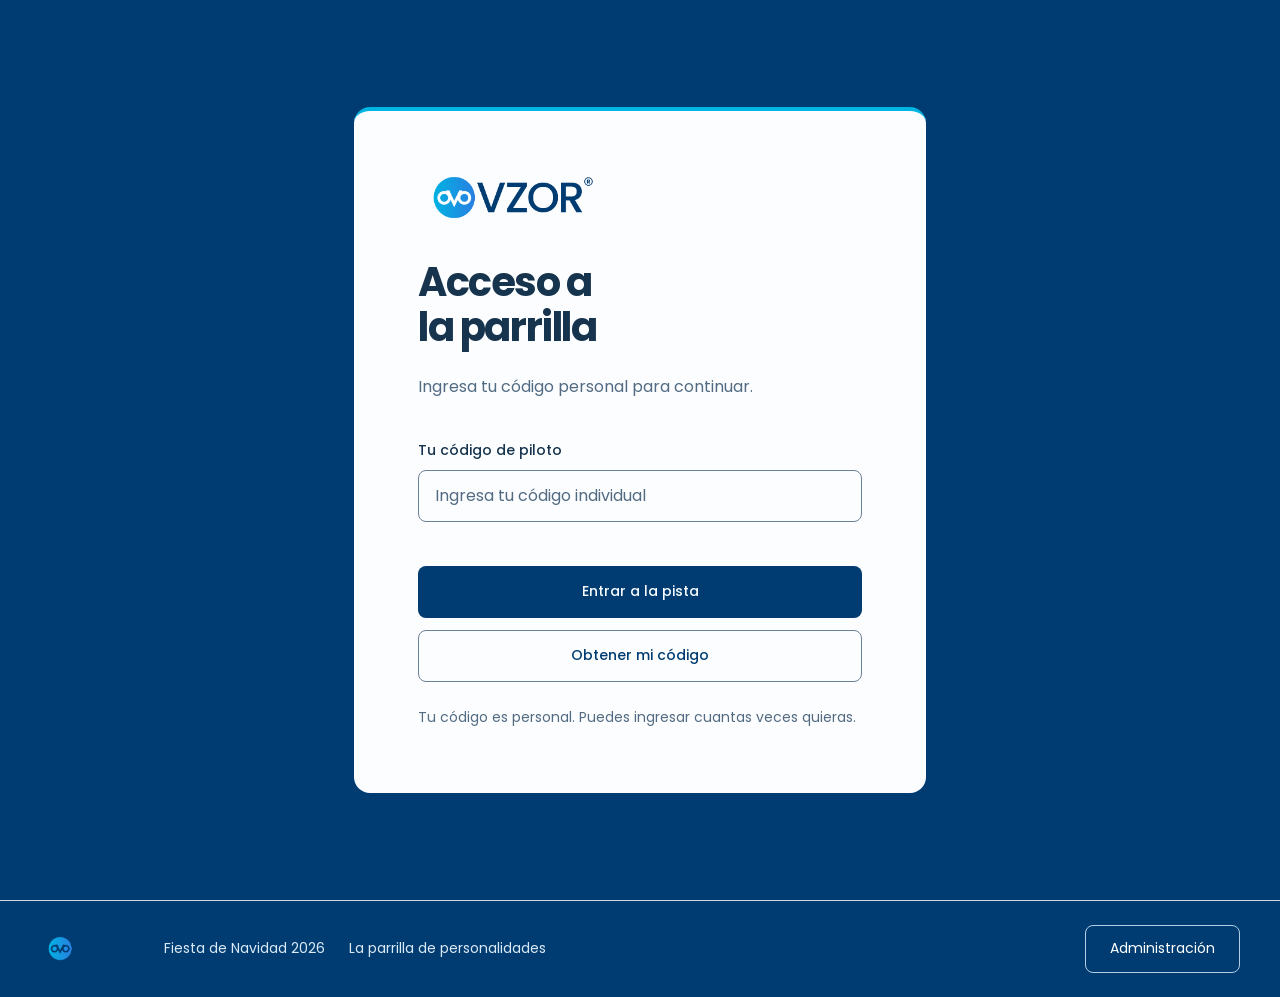
<file: index.html>
<!doctype html>
<html lang="es">
<head>
<meta charset="utf-8"><meta name="viewport" content="width=device-width,initial-scale=1">
<title>VZOR® Karting Cup 2026</title>
<link rel="stylesheet" href="styles.css">
<meta name="description" content="Acceso personal a VZOR® Karting Cup 2026.">
<link rel="icon" href="assets/brand/vzor-symbol.png">
</head>
<body class="pre-auth">
<header><div class="header-inner"><img class="header-logo" src="assets/brand/vzor-light.png" width="1200" height="301" alt="VZOR"><button class="btn header-logout" onclick="logout()">Cerrar sesión</button></div></header>
<nav aria-label="Navegación"><div class="nav-title"><h1>Karting Cup 2026</h1><span>La parrilla se define antes de la carrera</span></div><button id="tab-access" onclick="show('access')">Inicio</button><button id="tab-vote" onclick="show('vote')">Mi papeleta</button></nav>
<main><section id="access"><noscript><div class="noscript"><img src="assets/brand/vzor-color.png" alt="VZOR" width="180"><h2>Acceso a la parrilla</h2><p>Activa JavaScript para ingresar con tu código personal.</p></div></noscript></section><section id="vote" class="hidden"></section><section id="results" class="hidden"></section></main>
<div id="modal-root"></div><div id="invitation-root"></div><div class="foot"><img src="assets/brand/vzor-color.png" alt="VZOR" width="1200" height="301"><span>Fiesta de Navidad 2026</span><span>La parrilla de personalidades</span><button id="tab-results" onclick="show('results')">Administración</button></div>
<script src="code-request.js"></script>
<script src="admin-mail.js"></script>
<script>
'use strict';
// Configurar solo la URL PUBLICA de la Edge Function. NUNCA insertar claves secretas aqui.
const API_URL='https://qunaajvvtkuamgwmwnjw.supabase.co/functions/v1/kart-api';
let PARTICIPANTS=['Marcelo Ravilet','Nelson Aviles','Victor Lucero','Alfredo Aguirre','Claritza Tocuyo','Eric Aparicio','Francisco Tosso','Francisco Reyes','Jeremy Leiva','Daniel Cortez','Diego Inostroza','Matías Yáñez','Felipe Tapia','Luis Martínez','Félix Purves','Matías Hurtado','Erwin Chávez','Jorge Sepúlveda','Marcelo Rubilar'];
const CHARACTERS=[
['Mario','','mario.png','Acepta todos los desafíos antes de preguntar de qué se tratan.'],
['Luigi','','luigi.png','Prefiere pasar desapercibido, pero siempre termina salvando el día.'],
['Bowser','','bowser.png','Tiene una opinión fuerte sobre todo. Su presencia nunca pasa inadvertida.'],
['Peach','','peach.png','Sonríe incluso cuando todo alrededor parece estar incendiándose.'],
['Yoshi','','yoshi.png','Siempre dice que sí. Termina ayudando hasta cuando nadie se lo pide.'],
['Donkey Kong','','donkey-kong.png','Si algo no funciona, prueba con un poquito más de fuerza.'],
['Toad','','toad.png','Habla rápido, camina rápido y siempre parece estar llegando tarde.'],
['Wario','','wario.png','Compite hasta para elegir el almuerzo. Jamás olvida una victoria.'],
['Waluigi','','waluigi.png','Tiene una ironía preparada para cada ocasión. Él ya lo había advertido.'],
['Rosalina','','rosalina.png','Parece vivir tres pasos adelante. Nadie sabe qué está pensando.'],
['Koopa Troopa','','koopa-troopa.png','Va a su propio ritmo y, misteriosamente, siempre llega.'],
['Bowser Jr.','','bowser-jr.png','No puede ver un botón sin apretarlo. Todo empieza con «¿y si probamos…?».'],
['Daisy','','daisy.png','Tiene tanta energía que es imposible no notar su llegada.'],
['Shy Guy','','shy-guy.png','Habla poco y observa mucho. Probablemente sabe más de lo que cuenta.'],
['King Boo','','king-boo.png','Desaparece cuando lo buscan y aparece cuando menos lo esperan.'],
['Toadette','','toadette.png','Sabe dónde está hasta ese archivo que perdiste hace seis meses.'],
['Diddy Kong','','diddy-kong.png','No puede estar quieto. Cuando termina algo, ya empezó cuatro cosas más.'],
['Dry Bones','','dry-bones.png','Sobrevivió a tantas crisis que ya nada lo sorprende. Siempre vuelve.'],
['Funky Kong','','funky-kong.png','Siempre anda relajado, como si estuviera de vacaciones. Incluso en plena crisis parece que se está divirtiendo.'],
['Birdo','','birdo.png','Le encanta ser el centro de atención. Hasta para contar algo sencillo necesita una audiencia.'],
['Kamek','','kamek.png','Siempre tiene un truco bajo la manga. Nadie sabe cómo lo hizo, pero el problema desapareció.'],
['Petey Piranha','','petey-piranha.png','Ocupa todo el espacio disponible. Incluso intentando pasar desapercibido, es imposible.'],
['Wiggler','','wiggler.png','Es la persona más tranquila del mundo... hasta que alguien le cambia los planes.'],
['Pauline','','pauline.png','Tiene carisma de sobra. Puede transformar cualquier conversación en un espectáculo.'],
['Peachette','','peachette.png','Se adapta a cualquier situación. Cambia de plan y actúa como si siempre hubiera sido la idea original.']
];

const MAX_UPDATES=3;
let currentUser=null,code='',state=null,draft={},editing=false,admin=false,adminKey='',adminEmail='',finalData=null,modalPerson=null,priorFocus=null;
function syncParticipants(data){if(Array.isArray(data?.participants)&&data.participants.length===19&&data.participants.every(x=>typeof x==='string'&&x.trim()))PARTICIPANTS=data.participants.slice()}
function updateLimit(){return state?.record?.max_updates ?? MAX_UPDATES}
function esc(s){return String(s).replace(/[&<>"']/g,x=>({'&':'&amp;','<':'&lt;','>':'&gt;','"':'&quot;',"'":'&#39;'}[x]))}
function art(index){const c=CHARACTERS[index];return `<img src="assets/characters/${c[2]}" alt="${esc(c[0])}" onerror="this.style.display='none';this.nextElementSibling.style.display='block'"><span style="display:none">${esc(c[0])}</span>`}
async function api(action,payload={}){
 if(API_URL.startsWith('PEGAR_'))throw Error('Falta configurar API_URL en index.html para conectar Supabase.');
 const controller=new AbortController();const timeout=setTimeout(()=>controller.abort(),15000);
 try{const r=await fetch(API_URL,{method:'POST',headers:{'Content-Type':'application/json'},body:JSON.stringify({action,...payload}),signal:controller.signal});let value=await r.json().catch(()=>({error:'Respuesta no válida del servidor'}));if(!r.ok||value.error)throw Error(value.error||'No se pudo procesar la solicitud');return value}finally{clearTimeout(timeout)}
}
function show(page){
 if(page==='results'&&!admin){openAdminAccess();return}
 // La papeleta requiere sesión de participante; administración tiene su propio acceso.
 if(currentUser===null && page==='vote')page='access';
 closeModal();
 document.body.classList.toggle('pre-auth',currentUser===null);
 document.body.classList.toggle('admin-access-page',currentUser===null&&page==='results');
 for(const id of ['access','vote','results']){
  document.getElementById(id).classList.toggle('hidden',id!==page);
  document.getElementById('tab-'+id).setAttribute('aria-current',id===page?'page':'false');
 }
 ({access:renderAccess,vote:renderVote,results:renderResults})[page]();
}
function eventBriefing(){return `
<div class="access-hero"><div class="briefing-copy">
<h2>Antes de encender los motores… hay que descubrir quién es quién.</h2>
<p class="access-lead">Este 18 de diciembre, VZOR® cambia las reuniones por una pista de karting. Antes de la largada tenemos una misión: darle a cada VZORIANO su personaje para la Karting Cup.</p>
<div class="buttonline"><button class="btn" onclick="show('vote')">Ir a mi papeleta</button></div><p class="muted">¿Quién tiene alma de Bowser? ¿Quién vive tan relajado como Funky Kong? ¿Y quién sorprende a todos como Luigi? Tú decides cómo se arma nuestra parrilla.</p>
<div class="event-facts"><div class="event-fact"><small>Cuándo</small><strong><a href="https://calendar.google.com/calendar/render?action=TEMPLATE&text=VZOR%C2%AE+Karting+Cup+2026&dates=20261218T103000%2F20261218T160000&ctz=America%2FSantiago&location=GoKarts.cl%2C+Calle+Valenzuela+Puelma+9500%2C+Santiago&details=VZOR%C2%AE+Karting+Cup+2026.+Ubicaci%C3%B3n%3A+https%3A%2F%2Fwww.google.com%2Fmaps%2Fplace%2FGoKarts%2F%40-33.4314691%2C-70.5320792%2C17z%2Fdata%3D%213m1%214b1%214m6%213m5%211s0x9662ce7927d0ae45%3A0x6ecd0b5e815d4aa2%218m2%213d-33.4314736%214d-70.5295043%2116s%252Fg%252F11ckx_bjnd%215m1%211e4%3Fentry%3Dttu" target="_blank" rel="noopener">Viernes 18 de diciembre</a></strong><small>2026, 10:30 a 16:00 hrs</small></div><div class="event-fact"><small>Dónde</small><strong>GoKarts.cl</strong><small><a href="https://www.google.com/maps/place/GoKarts/@-33.4314691,-70.5320792,17z/data=!3m1!4b1!4m6!3m5!1s0x9662ce7927d0ae45:0x6ecd0b5e815d4aa2!8m2!3d-33.4314736!4d-70.5295043!16s%2Fg%2F11ckx_bjnd!5m1!1e4?entry=ttu" target="_blank" rel="noopener">Calle Valenzuela Puelma 9500, Santiago</a></small></div></div>
<button type="button" class="access-poster-button" onclick="showInvitation()">Ver invitación del evento</button></div><picture class="briefing-picture"><img class="briefing-art" src="assets/karting-vzor-pasto-horizontal.png" alt="Vista cenital de una curva de karting con el isotipo VZOR formado en el pasto" width="1536" height="1024"></picture></div>
<h3 class="briefing-title">Instrucciones para pilotos</h3>
<ol class="access-steps"><li><span><b>Ya ingresaste con tu código personal.</b> Puedes volver cada vez que quieras.</span></li>
<li><span><b>Elige a un compañero.</b> Se abrirá un modal con 25 personajes; no podrás asignarte uno a ti mismo.</span></li>
<li><span><b>Arma tu parrilla.</b> Asigna 18 personajes diferentes. Los ocupados quedan atenuados dentro del modal.</span></li>
<li><span><b>Vuelve cuando quieras.</b> Consulta tu Top 3 personal y modifica tu papeleta hasta tres veces tras el envío inicial.</span></li></ol>`}
function renderAccess(){
 const node=document.getElementById('access');
 if(currentUser!==null){
  node.innerHTML=eventBriefing();
  return;
 }
 node.innerHTML=`<div class="panel access-login"><img class="access-logo" src="assets/brand/vzor-color.png" alt="VZOR" width="1200" height="301"><h2>Acceso a la parrilla</h2>
 <p class="muted">Ingresa tu código personal para continuar.</p>
 <label for="code">Tu código de piloto</label>
 <input id="code" class="field" autocomplete="off" placeholder="Ingresa tu código individual" aria-describedby="access-error" aria-required="true" onkeydown="if(event.key==='Enter')login()">
 <div id="access-error" class="error" aria-live="polite"></div>
 <button class="btn" id="login-button" onclick="login()">Entrar a la pista</button>
 <p class="input-help">Tu código es personal. Puedes ingresar cuantas veces quieras.</p></div>`;
}
async function login(){const input=document.getElementById('code'),button=document.getElementById('login-button'),error=document.getElementById('access-error');error.textContent='';input.removeAttribute('aria-invalid');const submitted=input.value.trim();if(!submitted)return error.textContent='Ingresa tu código individual.';button.disabled=true;button.setAttribute('aria-busy','true');button.textContent='Validando código…';try{const data=await api('login',{code:submitted});code=submitted;syncParticipants(data);state=data;currentUser=data.participant;draft={};editing=!data.record;show('access')}catch(e){error.textContent=e.message;input.setAttribute('aria-invalid','true')}finally{button.disabled=false;button.removeAttribute('aria-busy');button.textContent='Entrar a la pista'}}
function showInvitation(){if(currentUser===null)return;document.getElementById('invitation-root').innerHTML=`<div class="access-invite-dialog" onclick="if(event.target===this)hideInvitation()"><div class="invite-wrap" role="dialog" aria-modal="true" aria-label="Invitación del evento"><button class="btn secondary invite-close" onclick="hideInvitation()"> Cerrar</button><img class="access-invite" src="assets/invitacion-navidad-vzor-2026.png" alt="Invitación Navidad VZOR 2026"></div></div>`}
function hideInvitation(){document.getElementById('invitation-root').innerHTML=''}
function colleagues(){return PARTICIPANTS.map((name,id)=>({name,id})).filter(p=>p.id!==currentUser)}
function isComplete(values){const pairs=Object.entries(values);const valid=new Set(colleagues().map(p=>String(p.id)));return pairs.length===18&&pairs.every(([p,c])=>valid.has(p)&&Number.isInteger(c)&&c>=0&&c<25)&&new Set(pairs.map(([,c])=>c)).size===18}
function provisionalPanel(){const p=state?.provisional;if(!p)return `<section class="panel provisional-panel" id="own-provisional"><h3>Tu personaje provisional</h3><p class="muted">Todavía no hay una asignación disponible. Actualiza cuando haya papeletas registradas.</p></section>`;return `<section class="panel provisional-panel" id="own-provisional"><div class="provisional-art">${art(p.char)}</div><div><h3>${state.closed?'Tu personaje final':'Tu personaje provisional'}</h3><h2>${esc(CHARACTERS[p.char][0])}</h2><p>${esc(CHARACTERS[p.char][3])}</p><p class="muted">${state.closed?'Asignación final con la votación cerrada.':'Si la votación cerrara ahora, este sería tu personaje exclusivo. Puede cambiar al entrar o actualizarse las papeletas.'}</p>${p.votes===0?'<p class="muted">Esta asignación no tiene votos directos; resulta de la distribución exclusiva del equipo.</p>':''}</div></section>`}
function ownTopPanel(){const top=state?.top||[],sub=state?.submitted_count||0;return `<details class="panel top-panel" id="own-top"><summary>Información complementaria: tus 3 más votados</summary><div class="flex"><div><p class="muted">Los personajes que más VZORIANOS te han asignado hasta ahora.</p></div><span class="pill">${sub} papeletas registradas</span></div>${!top.length?`<div class="notice">Todavía no has recibido asignaciones. Vuelve a consultar más adelante.</div>`:`<div class="rank-list">${top.map((x,i)=>`<div class="rank-item"><span class="pill">#${i+1}</span><div class="big">${art(x.char)}</div><strong>${esc(CHARACTERS[x.char][0])}</strong><small>${x.votes} ${x.votes===1?'voto':'votos'}</small></div>`).join('')}</div><p class="muted">Este ranking es provisional y no muestra quién hizo cada elección.</p>`}</details>`}
function startEdit(){if(!state?.record||state.closed||state.record.updates>=updateLimit())return;draft={...state.record.assignments};editing=true;renderVote()}
function cancelEdit(){draft={};editing=false;renderVote()}
function renderVote(){const node=document.getElementById('vote');if(currentUser===null){node.innerHTML=`<div class="panel center"><h2>Ingresa con tu código para comenzar</h2><button class="btn" onclick="show('access')">Ir al acceso</button></div>`;return}
const rec=state.record,available=rec?(rec.max_updates??MAX_UPDATES)-rec.updates:MAX_UPDATES;let html=`<div class="flex"><div><p class="muted">Tu papeleta</p><h2>${esc(PARTICIPANTS[currentUser])}</h2></div><span class="pill">${state.closed?'Votación cerrada':rec?'Papeleta registrada':'Pendiente de votación'}</span></div><div class="buttonline"><button class="btn secondary" onclick="refreshProfile()">Actualizar mi personaje</button><span class="muted">${available} actualizaciones disponibles</span></div>`;html+=provisionalPanel()+ownTopPanel();
if(rec&&(!editing||state.closed)){html+=`<div class="panel"><h3>Tu papeleta actual</h3><p class="muted">Puedes consultar tu Top 3 las veces que quieras. Actualizaciones utilizadas: ${rec.updates} de ${rec.max_updates??MAX_UPDATES}.</p><div class="people">${colleagues().map(p=>{const ch=rec.assignments[p.id];return `<div class="person"><span class="avatar">${art(ch)}</span><span class="info"><b>${esc(p.name)}</b><small class="character-name">${esc(CHARACTERS[ch][0])}</small><span class="character-description">${esc(CHARACTERS[ch][3])}</span></span><span class="check"></span></div>`}).join('')}</div><div class="buttonline"><button class="btn" ${available===0||state.closed?'disabled':''} onclick="startEdit()">${state.closed?'Votación cerrada':available===0?'Sin actualizaciones':'Actualizar mi papeleta'}</button></div></div>`}
else if(state.closed){html+=`<div class="panel">La votación está cerrada. Puedes seguir consultando tu Top 3.</div>`}
else{const done=Object.keys(draft).length;html+=`<div class="panel"><div class="flex"><div><h3>${rec?'Edita tu parrilla':'Arma tu parrilla'}</h3><p class="muted">Toca a un compañero para abrir el modal con los personajes. Nadie viene preseleccionado.</p></div><span class="pill">${done}/18</span></div><div class="progress" style="margin:var(--space-md) 0"><div style="width:${done/18*100}%"></div></div><div class="people">${colleagues().map(p=>{const ch=draft[p.id];return `<button class="person" onclick="openModal(${p.id})"><span class="avatar">${ch===undefined?esc(p.name.charAt(0)):art(ch)}</span><span class="info"><b>${esc(p.name)}</b><small class="${ch===undefined?'':'character-name'}">${ch===undefined?'Sin personaje asignado':esc(CHARACTERS[ch][0])}</small>${ch===undefined?'':`<span class="character-description">${esc(CHARACTERS[ch][3])}</span>`}</span><span class="action">${ch===undefined?'Elegir':'Cambiar'}</span></button>`}).join('')}</div></div><div class="buttonline">${rec?'<button class="btn secondary" onclick="cancelEdit()">Cancelar edición</button>':'<button class="btn secondary" onclick="logout()">Salir sin enviar</button>'}<button class="btn" id="save-button" onclick="submit()" ${isComplete(draft)?'':'disabled'}>${rec?'Guardar actualización':'Enviar papeleta'}</button></div><p class="muted">Cada papeleta usa 18 personajes distintos de los 25 disponibles.</p>`}
node.innerHTML=html}
async function refreshProfile(){try{state=await api('login',{code});syncParticipants(state);renderVote();document.getElementById('own-provisional').scrollIntoView({block:'start'})}catch(e){alert(e.message)}}
function openModal(person){if(!editing||person===currentUser||state.closed)return;modalPerson=person;priorFocus=document.activeElement;const current=draft[person],used=new Set(Object.entries(draft).filter(([p])=>Number(p)!==person).map(([,c])=>c));const cards=CHARACTERS.map((c,i)=>{const disabled=used.has(i),chosen=current===i;return `<button type="button" class="character ${disabled?'used':''} ${chosen?'chosen':''}" ${disabled?'disabled':''} onclick="choose(${i})"><span class="art">${art(i)}</span><b>${esc(c[0])}</b><small>${esc(c[3])}</small><em>${disabled?'Ocupado':chosen?'Asignado':''}</em></button>`}).join('');document.getElementById('modal-root').innerHTML=`<div class="modal-overlay" onclick="if(event.target===this)closeModal()"><div class="modal-dialog" role="dialog" aria-modal="true" aria-labelledby="modal-title"><div class="modal-header"><div><div class="muted">Selección de personaje</div><h2 id="modal-title">${esc(PARTICIPANTS[person])}</h2></div><button class="btn secondary" id="close-picker" aria-label="Cerrar selector de personajes" onclick="closeModal()">Cerrar</button></div><div class="modal-sub">${25-used.size} personajes disponibles. Los ocupados están atenuados.</div><div class="modal-scroller"><div class="characters">${cards}</div>${current!==undefined?`<div class="buttonline"><button class="btn ghost" onclick="unassign(${person})">Quitar asignación</button></div>`:''}</div></div></div>`;document.body.classList.add('modal-open');document.getElementById('close-picker').focus()}
function closeModal(){modalPerson=null;document.getElementById('modal-root').innerHTML='';document.body.classList.remove('modal-open');if(priorFocus&&document.contains(priorFocus))priorFocus.focus();priorFocus=null}
function choose(character){if(modalPerson===null)return;const p=modalPerson;if(Object.entries(draft).some(([id,ch])=>Number(id)!==p&&ch===character))return;draft[p]=character;closeModal();renderVote()}
function unassign(p){delete draft[p];closeModal();renderVote()}
async function submit(){if(currentUser===null||!editing||!isComplete(draft))return alert('Asigna 18 personajes distintos.');if(!confirm('¿Confirmas guardar tu papeleta? El envío inicial es gratuito y luego tendrás hasta 3 actualizaciones.'))return;const btn=document.getElementById('save-button');if(btn)btn.disabled=true;try{const r=await api('submit',{code,assignments:draft});state=r;editing=false;draft={};renderVote()}catch(e){alert(e.message);if(btn)btn.disabled=false}}
function logout(){code='';currentUser=null;draft={};editing=false;state=null;admin=false;adminKey='';adminEmail='';finalData=null;show('access')}
function renderResults(){let count=admin&&finalData?finalData.submitted_count:(state?.submitted_count??null);const box=document.getElementById('results');let html=`<h2> Control de carrera</h2><div class="stats"><div class="stat"><strong>${count===null?'—':count}</strong><small>Papeletas</small></div><div class="stat"><strong>${count===null?'—':Math.round(count/19*100)+'%'}</strong><small>Participación</small></div><div class="stat"><strong>25</strong><small>Personajes</small></div></div>${count===null?'':`<div class="progress" style="margin:var(--space-md) 0 var(--space-lg)"><div style="width:${count/19*100}%"></div></div>`}`;
if(!admin){html+=`<button class="btn" onclick="openAdminAccess()">Acceso de administración</button>`}
else{html+=`<div class="panel"><div class="flex"><h3>Administración</h3><button class="btn secondary" onclick="exitAdmin()">Salir de administración</button></div><p class="muted">El resultado final se calcula con las versiones vigentes de las papeletas. Cierra las votaciones antes de revelar la parrilla.</p><div class="buttonline"><button class="btn" onclick="adminLoad()">Actualizar resultados</button><button class="btn warn" onclick="changeClosed(${!finalData?.closed})">${finalData?.closed?'Reabrir votación':'Cerrar votación'}</button></div></div>`;
if(finalData){html+=`<div class="panel"><h3>Estado: ${finalData.closed?'CERRADO':'ABIERTO'}</h3><p class="muted">${finalData.submitted_count} de 19 papeletas.</p>${finalData.closed?`<h3>Parrilla final</h3><div style="overflow-x:auto"><table class="results"><thead><tr><th>Participante</th><th>Personaje</th><th>Votos</th></tr></thead><tbody>${finalData.assignments.map(x=>`<tr><td>${esc(PARTICIPANTS[x.person])}</td><td>${esc(CHARACTERS[x.character][0])}</td><td>${x.votes}</td></tr>`).join('')}</tbody></table></div><div class="buttonline"><button class="btn" onclick="exportCSV()">Exportar CSV</button></div>`:`<div class="notice">Los ganadores permanecen ocultos hasta que cierres la votación. Todavía no hay listado final.</div>`}</div>`}}
if(admin&&finalData){html+=`<div class="panel"><h3> Gestión de participantes y papeletas</h3><p class="muted">Los códigos existentes no pueden visualizarse: por seguridad solo se pueden regenerar. Los nuevos códigos se muestran una única vez al administrador. Restablecer elimina todos los votos de la papeleta seleccionada; conceder una actualización adicional conserva sus votos.</p><div style="overflow-x:auto"><table class="results participant-table"><thead><tr><th>Piloto</th><th>Envíos</th><th>Operaciones</th></tr></thead><tbody>${(finalData.participants||PARTICIPANTS).map((name,i)=>{const info=finalData.participant_status?.[i]||{};return `<tr><td data-label="Piloto"><strong>${esc(name)}</strong><br><small class="muted">Piloto ${i+1}</small></td><td data-label="Envíos">${info.submitted?'Enviada: '+info.updates+'/'+info.max_updates+' actualizaciones':'Sin papeleta'}</td><td data-label="Operaciones"><div class="buttonline"><button class="btn secondary" onclick="renameParticipant(${i})">Editar nombre</button><button class="btn secondary" onclick="rotateCode(${i})">Nuevo código</button><button class="btn secondary" ${info.submitted?'':'disabled'} onclick="grantUpdate(${i})">+1 actualización</button><button class="btn warn" ${info.submitted?'':'disabled'} onclick="resetBallot(${i})">Restablecer</button></div></td></tr>`}).join('')}</tbody></table></div><div class="notice">Al cambiar el nombre de un piloto, se conserva su ID y la totalidad de los votos. El acceso administrado requiere una clave secreta configurada en el servidor.</div></div>`}
box.innerHTML=html}
let adminAttempt=0;
function openAdminAccess(){
 let dialog=document.getElementById('admin-access-dialog');
 if(!dialog){dialog=document.createElement('dialog');dialog.id='admin-access-dialog';dialog.className='code-request-dialog';dialog.setAttribute('aria-labelledby','admin-access-title');dialog.innerHTML=`<div><p class="muted">VZOR® KARTING CUP 2026</p><div class="code-request-header"><h2 id="admin-access-title">Acceso de administración</h2><button type="button" class="btn secondary" onclick="closeAdminAccess()">Cerrar</button></div><p class="muted">Ingresa tu correo autorizado y tu código de administración para gestionar la votación y los correos.</p><form id="admin-access-form"><label for="admin-email">Correo de administración</label><input class="field" id="admin-email" name="email" type="email" autocomplete="username" placeholder="tu.correo@vzorsuite.com" required><label for="admin-code" style="display:block;margin-top:20px">Código de administración</label><input class="field" id="admin-code" name="password" type="password" autocomplete="current-password" placeholder="Ingresa tu código de administración" required><p id="admin-access-error" role="alert" style="color:#a02020"></p><button class="btn" id="admin-access-submit" type="submit">Entrar a administración</button></form><p class="muted" style="font-size:14px;margin-top:20px">Los envíos son manuales: revisa los destinatarios y confirma cada envío desde el panel.</p></div>`;document.body.append(dialog);
 dialog.addEventListener('cancel',e=>{e.preventDefault();closeAdminAccess()});
 dialog.addEventListener('close',()=>{adminAttempt++;dialog.querySelector('form').reset();dialog.querySelector('#admin-access-error').textContent='';dialog.querySelector('#admin-access-submit').disabled=false});
 dialog.addEventListener('click',e=>{if(e.target===dialog){const r=dialog.getBoundingClientRect();if(e.clientX<r.left||e.clientX>r.right||e.clientY<r.top||e.clientY>r.bottom)closeAdminAccess()}});
 }
 if(dialog.open)return;
 history.pushState({adminAccess:true},'',location.pathname+location.search+'#administracion');dialog.showModal();dialog.querySelector('#admin-email').focus();
}
function closeAdminAccess(){adminAttempt++;document.getElementById('admin-access-dialog')?.close();if(location.hash==='#administracion')history.back()}
function exitAdmin(){adminAttempt++;admin=false;adminKey='';adminEmail='';finalData=null;document.getElementById('admin-access-dialog')?.close();document.getElementById('results').replaceChildren();show('access');if(location.hash==='#administracion')history.back()}
window.addEventListener('popstate',()=>{if(location.hash!=='#administracion'){if(admin)exitAdmin();else document.getElementById('admin-access-dialog')?.close()}});
document.addEventListener('submit',e=>{if(e.target.id==='admin-access-form'){e.preventDefault();adminLogin()}});
async function adminLogin(){const email=document.getElementById('admin-email'),key=document.getElementById('admin-code'),error=document.getElementById('admin-access-error'),button=document.getElementById('admin-access-submit');if(!email||!key)return;const attempt=++adminAttempt,loginEmail=email.value.trim().toLowerCase(),loginKey=key.value;button.disabled=true;error.textContent='';try{const data=await api('admin',{admin_key:loginKey,admin_email:loginEmail});if(attempt!==adminAttempt)return;finalData=data;adminKey=loginKey;adminEmail=loginEmail;syncParticipants(finalData);admin=true;key.value='';document.getElementById('admin-access-dialog').close();show('results')}catch(e){if(attempt!==adminAttempt)return;adminKey='';adminEmail='';key.value='';error.textContent=e.message;button.disabled=false}}
async function adminLoad(){try{finalData=await api('admin',{admin_key:adminKey,admin_email:adminEmail});syncParticipants(finalData);renderResults()}catch(e){alert(e.message)}}
async function changeClosed(closed){if(!confirm(closed?'¿Cerrar la votación y bloquear nuevos envíos?':'¿Reabrir la votación?'))return;try{finalData=await api('admin',{admin_key:adminKey,admin_email:adminEmail,set_closed:closed});syncParticipants(finalData);renderResults()}catch(e){alert(e.message)}}
async function adminOperation(operation,participant_id,extras={}){
 try{const result=await api('admin',{admin_key:adminKey,admin_email:adminEmail,operation,participant_id,...extras});syncParticipants(result);finalData=result;renderResults();return result}
 catch(e){alert(e.message);return null}
}
async function renameParticipant(id){const name=prompt('Nuevo nombre para '+PARTICIPANTS[id]+':',PARTICIPANTS[id]);if(name===null)return;const value=name.trim();if(!value||value.length>100)return alert('Ingresa un nombre válido (máximo 100 caracteres).');if(!confirm('¿Cambiar el nombre sin alterar las votaciones de esta persona?'))return;await adminOperation('rename',id,{new_name:value})}
async function rotateCode(id){if(!confirm('¿Revocar el código actual de '+PARTICIPANTS[id]+' y emitir uno nuevo? El anterior dejará de funcionar inmediatamente.'))return;const r=await adminOperation('rotate_code',id);if(r?.new_code){const text='CÓDIGO NUEVO PARA '+PARTICIPANTS[id]+': '+r.new_code+'\n\nCopia este código ahora: no se mostrará nuevamente.';alert(text);if(navigator.clipboard?.writeText)navigator.clipboard.writeText(r.new_code).catch(()=>{})}}
async function grantUpdate(id){if(!confirm('¿Conceder una actualización adicional a '+PARTICIPANTS[id]+' sin borrar sus votos?'))return;await adminOperation('grant_update',id)}
async function resetBallot(id){const check=prompt('Se eliminarán los votos actuales de '+PARTICIPANTS[id]+'. Escribe RESTABLECER para confirmar:');if(check!=='RESTABLECER')return;await adminOperation('reset_ballot',id)}
function exportCSV(){if(!finalData?.closed)return;const rows=[['Participante','Personaje','Votos'],...finalData.assignments.map(x=>[PARTICIPANTS[x.person],CHARACTERS[x.character][0],x.votes])];const csv='\ufeff'+rows.map(r=>r.map(x=>'"'+String(x).replace(/"/g,'""')+'"').join(';')).join('\r\n');const url=URL.createObjectURL(new Blob([csv],{type:'text/csv;charset=utf-8'}));const a=document.createElement('a');a.href=url;a.download='VZOR-Karting-Cup-2026-Resultados.csv';a.click();setTimeout(()=>URL.revokeObjectURL(url),1000)}
document.addEventListener('keydown',e=>{if(e.key==='Tab'){const overlay=document.querySelector('.access-invite-dialog,.modal-overlay');if(overlay){const targets=[...overlay.querySelectorAll('button:not(:disabled),[href],input:not(:disabled),[tabindex="0"]')];const first=targets[0],last=targets[targets.length-1];if(e.shiftKey&&(document.activeElement===first||!overlay.contains(document.activeElement))){e.preventDefault();last?.focus()}else if(!e.shiftKey&&(document.activeElement===last||!overlay.contains(document.activeElement))){e.preventDefault();first?.focus()}}}if(e.key==='Escape'){if(document.getElementById('invitation-root').innerHTML)hideInvitation();else if(modalPerson!==null)closeModal()}});
show('access');
</script></body></html>
</file>
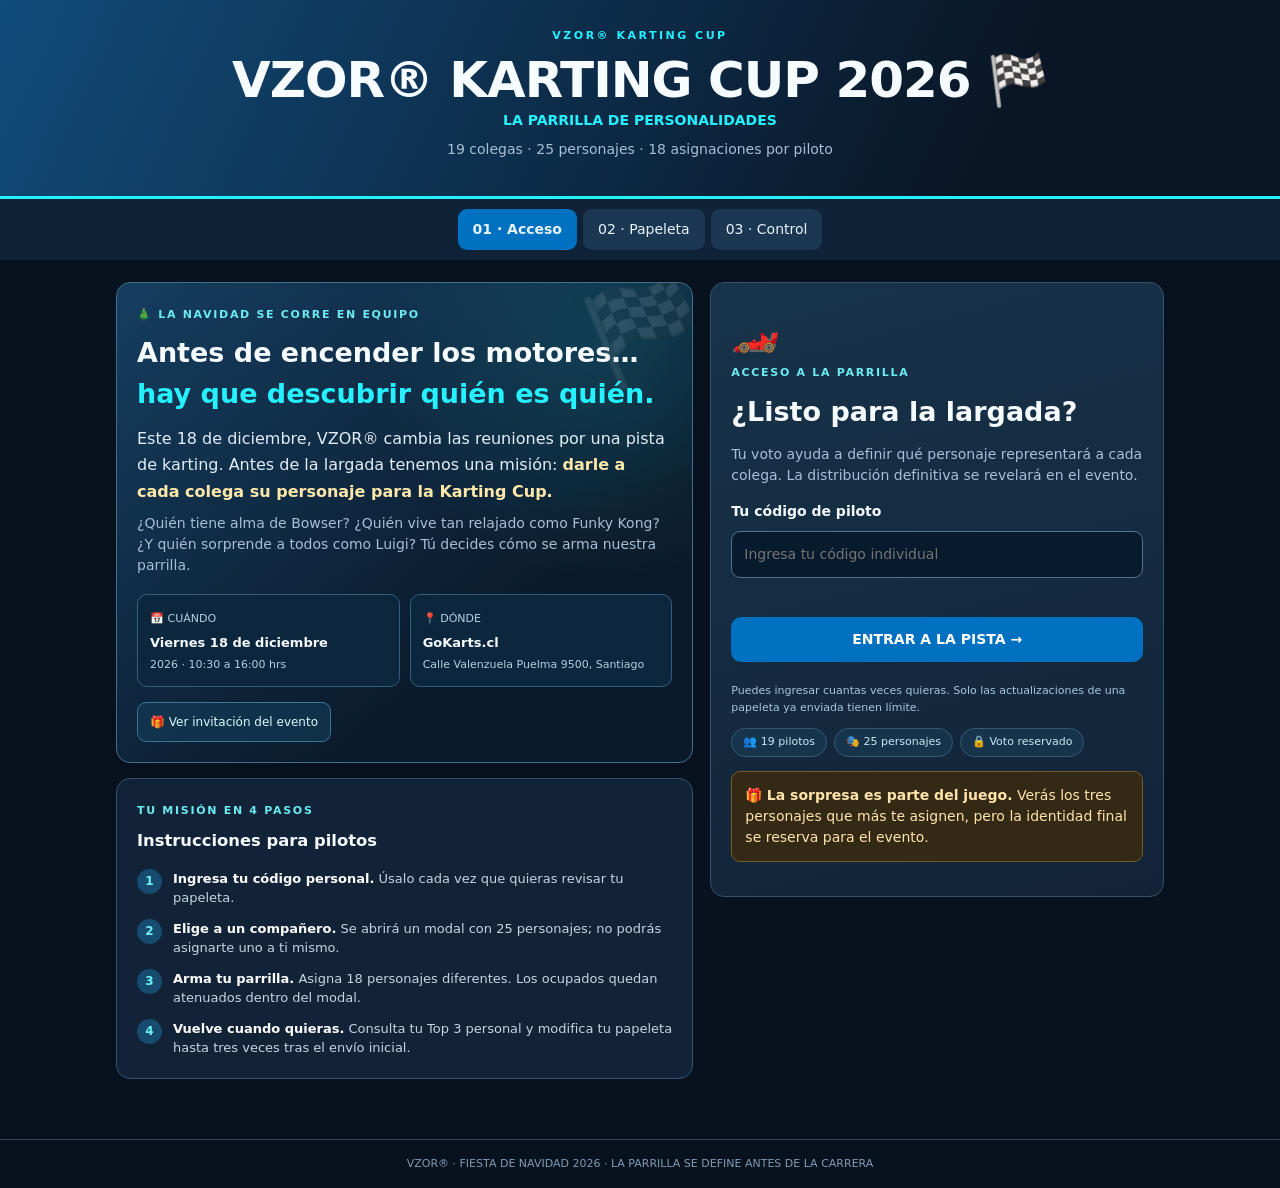
<file: public/index.html>
<!doctype html>
<html lang="es">
<head>
<meta charset="utf-8"><meta name="viewport" content="width=device-width,initial-scale=1">
<title>VZOR® Karting Cup 2026</title>
<style>
:root{color-scheme:dark;--bg:#08111e;--panel:#122337;--card:#192f46;--stroke:#34526c;--cyan:#26f1ff;--blue:#0070c0;--muted:#a8bfd6;--white:#f6fbff;--good:#20bd8b}
*{box-sizing:border-box}body{margin:0;background:var(--bg);color:var(--white);font:14px/1.5 system-ui,-apple-system,BlinkMacSystemFont,"Segoe UI",sans-serif}button,input,select{font:inherit}button{cursor:pointer}button:disabled{cursor:not-allowed;opacity:.42}button:focus-visible,input:focus-visible{outline:2px solid var(--cyan);outline-offset:2px}header{background:linear-gradient(115deg,#114b7a,#0a1626 77%);border-bottom:3px solid var(--cyan);padding:28px 20px;text-align:center}.eyebrow{font-size:11px;letter-spacing:2.5px;font-weight:850;color:var(--cyan)}h1{font-size:clamp(28px,5.5vw,50px);margin:8px 0 2px;line-height:1.1;letter-spacing:-1px}h2{font-size:clamp(20px,4vw,27px);margin:0 0 12px}h3{margin:0 0 8px}p{margin:8px 0}.muted{color:var(--muted)}nav{display:flex;justify-content:center;gap:6px;flex-wrap:wrap;background:#102237;padding:10px}nav button{border:0;background:#1b3752;color:#e5f4ff;border-radius:9px;padding:10px 15px}nav button[aria-current="page"]{background:var(--blue);font-weight:750}main{max-width:1080px;margin:auto;padding:22px 16px 45px}.hidden{display:none!important}.panel{border:1px solid var(--stroke);background:var(--panel);padding:20px;border-radius:14px;margin-bottom:15px}.narrow{max-width:570px;margin:15px auto}.center{text-align:center}.btn{border:1px solid transparent;border-radius:10px;padding:11px 16px;font-weight:750;background:var(--blue);color:white}.btn.secondary{background:#26445e}.btn.ghost{background:transparent;border-color:#4d6b83}.btn.warn{background:#734a23}.field{display:block;width:100%;padding:12px;margin:9px 0 13px;background:#081a2d;color:#fff;border:1px solid #50738b;border-radius:9px}.stats{display:grid;grid-template-columns:repeat(3,1fr);gap:10px}.stat{background:var(--card);border:1px solid var(--stroke);border-radius:10px;padding:14px;text-align:center}.stat strong{font-size:28px;display:block}.stat small{font-size:10px;color:var(--muted);letter-spacing:.4px}.flex{display:flex;align-items:center;justify-content:space-between;gap:12px;flex-wrap:wrap}.progress{height:10px;border-radius:20px;background:#2c4359;overflow:hidden}.progress div{height:100%;background:linear-gradient(90deg,var(--blue),var(--cyan))}.notice{background:#342915;border:1px solid #795b26;color:#ffe5ac;padding:13px;border-radius:9px;margin:14px 0}.success{background:#123d32;border-color:#287f64;color:#bcfbe8}.pill{padding:3px 9px;background:#154860;color:#74f0f7;font-weight:800;border-radius:30px;font-size:11px}.people{display:grid;grid-template-columns:repeat(2,minmax(0,1fr));gap:10px;margin-top:14px}.person{display:flex;align-items:center;gap:12px;padding:12px;text-align:left;border:1px solid var(--stroke);background:var(--card);color:white;border-radius:11px;min-width:0}.person.active{border:2px solid var(--cyan);padding:11px;background:#154361}.person .avatar{background:#102137;border-radius:8px;width:48px;height:48px;flex:none;display:grid;place-items:center;font-size:24px;overflow:hidden}.person .avatar img{width:100%;height:100%;object-fit:contain}.person .info{min-width:0;flex:1}.person b{display:block;line-height:1.25}.person small{display:block;color:var(--muted);font-size:11px;line-height:1.3;margin-top:4px}.person .check{color:var(--good);font-weight:900}.picker{border:2px solid #2bbce5;background:#10273e;border-radius:14px;padding:17px;margin-top:17px}.characters{display:grid;grid-template-columns:repeat(4,minmax(0,1fr));gap:10px}.character{border:2px solid #37516b;color:#fff;border-radius:11px;background:#1b324a;display:flex;flex-direction:column;align-items:center;text-align:center;min-height:170px;padding:10px}.character.used{opacity:.36;filter:grayscale(.7)}.character.chosen{border-color:var(--cyan);background:#0e4a62}.character .art{height:87px;width:100%;display:grid;place-items:center;font-size:38px}.character .art img{max-width:100%;width:auto;height:87px;object-fit:contain}.character b{font-size:13px}.character small{font-size:11px;color:#c3d4e4;line-height:1.35;margin-top:5px}.character em{font-style:normal;color:#f8dc87;font-size:10px;margin-top:auto;padding-top:6px}.row{display:flex;justify-content:space-between;gap:12px;padding:9px 0;border-bottom:1px solid #344d65}.row:last-child{border-bottom:0}.results{width:100%;border-collapse:collapse;font-size:13px}.results td,.results th{border-bottom:1px solid #34516c;text-align:left;padding:10px 8px}.results th{color:var(--cyan)}.buttonline{display:flex;justify-content:space-between;gap:10px;flex-wrap:wrap;margin:16px 0}.foot{color:#809cb5;text-align:center;font-size:11px;padding:16px;border-top:1px solid #29435a} .sr-only{position:absolute;width:1px;height:1px;overflow:hidden;clip:rect(0,0,0,0)}
@media(max-width:680px){.people{grid-template-columns:1fr}.characters{grid-template-columns:repeat(3,minmax(0,1fr))}.character{min-height:145px}.character .art,.character .art img{height:68px}.character small{font-size:10px}main{padding:15px 11px 35px}.panel{padding:15px}}
@media(max-width:420px){.characters{grid-template-columns:repeat(2,minmax(0,1fr))}.stat{padding:10px}.stat strong{font-size:22px}}

/* V5.1: descripción visible tras asignar personaje */
.person .character-description{display:block;color:#c0d6e6;font-size:11px;line-height:1.45;margin-top:5px;white-space:normal}
.person .character-name{color:#63e5ee;font-weight:750}
/* V5: personaje modal y panel personal */
body.modal-open{overflow:hidden}
.person{transition:border-color .14s,background .14s;min-height:78px}
.person:hover{border-color:var(--cyan)}
.person.active{border:1px solid var(--stroke);padding:12px;background:var(--card)}
.person .avatar{width:54px;height:54px}
.person .action{font-weight:850;color:var(--cyan);font-size:12px}
.modal-overlay{position:fixed;inset:0;z-index:10000;background:rgba(0,5,14,.78);display:grid;place-items:center;padding:16px;backdrop-filter:blur(5px)}
.modal-dialog{background:#0f2236;border:1px solid #426381;border-radius:16px;box-shadow:0 25px 90px rgba(0,0,0,.55);width:min(100%,960px);height:min(92dvh,850px);display:flex;flex-direction:column;overflow:hidden}
.modal-header{padding:17px 19px;border-bottom:1px solid var(--stroke);display:flex;justify-content:space-between;align-items:start;gap:12px}
.modal-header h2{margin:0;font-size:22px}
.modal-sub{padding:10px 19px;color:var(--muted);font-size:12px}
.modal-scroller{padding:4px 17px 20px;overflow:auto;flex:1;overscroll-behavior:contain}
.modal-overlay .characters{grid-template-columns:repeat(4,minmax(0,1fr))}
.modal-overlay .character{min-height:160px}
.modal-overlay .character.used{opacity:.24;filter:grayscale(1);cursor:not-allowed}
.modal-overlay .character.chosen{opacity:1;filter:none}
.modal-overlay .character:disabled{opacity:.24}
.rank-list{display:grid;grid-template-columns:repeat(3,minmax(0,1fr));gap:10px;margin-top:14px}
.rank-item{border:1px solid var(--stroke);background:#182f47;border-radius:11px;padding:13px;text-align:center;min-width:0}
.rank-item img{width:100%;height:92px;object-fit:contain}
.rank-item .big{font-size:36px;height:92px;display:grid;place-items:center}
.rank-item strong{display:block;margin-top:5px}
.rank-item small{color:var(--muted)}
@media(max-width:680px){.modal-overlay{padding:6px}.modal-dialog{height:96dvh;border-radius:11px}.modal-overlay .characters{grid-template-columns:repeat(3,minmax(0,1fr))}.modal-overlay .character{min-height:144px}.rank-list{gap:6px}.rank-item{padding:8px}.rank-item img,.rank-item .big{height:67px}}
@media(max-width:420px){.modal-overlay .characters{grid-template-columns:repeat(2,minmax(0,1fr))}}

/* V5.2 · Invitación / briefing de pilotos */
.access-layout{display:grid;grid-template-columns:minmax(0,1.12fr) minmax(300px,.88fr);gap:17px;align-items:start}
.access-hero{background:radial-gradient(circle at 85% 12%,rgba(38,241,255,.13),transparent 37%),linear-gradient(140deg,#153e60,#0b1a2b 70%);border-color:#40718a;position:relative;overflow:hidden}
.access-hero:before{content:'🏁';position:absolute;right:-12px;top:-24px;font-size:94px;opacity:.12;transform:rotate(-15deg);pointer-events:none}
.access-kicker{display:inline-block;font-size:11px;letter-spacing:1.7px;color:#6cebf2;font-weight:850;margin-bottom:10px}
.access-lead{font-size:16px;line-height:1.65;max-width:580px;color:#e2eef9}
.access-highlight{color:#ffe8a9;font-weight:800}
.event-facts{display:grid;grid-template-columns:repeat(2,minmax(0,1fr));gap:10px;margin-top:18px}
.event-fact{background:#0c263d;border:1px solid #315f7c;border-radius:10px;padding:12px}
.event-fact strong{display:block;font-size:13px;margin-top:5px}.event-fact small{color:#b9cfe1;font-size:11px}
.access-poster-button{border:1px solid #3b7494;color:#dcf8ff;background:rgba(19,57,85,.7);border-radius:9px;padding:10px 12px;font-size:12px;margin-top:15px}
.access-steps{counter-reset:steps;list-style:none;padding:0;margin:15px 0 0;display:grid;gap:11px}
.access-steps li{display:flex;gap:11px;line-height:1.5;color:#c2d6e8;font-size:13px}
.access-steps li:before{counter-increment:steps;content:counter(steps);width:25px;height:25px;min-width:25px;border-radius:50%;display:grid;place-items:center;background:#174c70;color:#6df1f3;font-weight:850;font-size:12px}
.access-steps b{color:white}
.access-login{background:linear-gradient(165deg,#17334a,#122337)}
.access-login label{display:block;font-weight:750;margin-top:15px}
.access-login .btn{width:100%;margin:6px 0 12px}
.access-login .input-help{font-size:11px;color:#a9c6da;line-height:1.55}
.access-login .error{color:#ffbaaa;font-size:12px;min-height:20px}
.access-count{display:flex;gap:7px;flex-wrap:wrap;margin-top:12px}
.access-count span{border:1px solid #385875;background:#17344d;border-radius:20px;padding:5px 11px;color:#c7e9f5;font-size:11px}
.access-invite{width:100%;max-height:75vh;object-fit:contain;border-radius:10px}
.access-invite-dialog{position:fixed;inset:0;z-index:10001;display:flex;align-items:center;justify-content:center;padding:20px;background:rgba(2,9,20,.92)}
.access-invite-dialog .invite-wrap{max-width:550px;width:100%;max-height:94vh;overflow:auto}
.access-invite-dialog .invite-close{display:block;margin:0 0 8px auto}
@media(max-width:780px){.access-layout{grid-template-columns:1fr}.event-facts{grid-template-columns:repeat(2,minmax(0,1fr))}}
@media(max-width:430px){.event-facts{grid-template-columns:1fr}.access-lead{font-size:14px}}
.results td .buttonline{display:flex;gap:5px;flex-wrap:wrap}.results td .btn{padding:7px 9px;font-size:11px}.results td{vertical-align:top}
</style>
</head>
<body>
<header><div class="eyebrow">VZOR® KARTING CUP</div><h1>VZOR® KARTING CUP 2026 🏁</h1><b style="color:var(--cyan)">LA PARRILLA DE PERSONALIDADES</b><p class="muted">19 colegas · 25 personajes · 18 asignaciones por piloto</p></header>
<nav aria-label="Navegación"><button id="tab-access" onclick="show('access')">01 · Acceso</button><button id="tab-vote" onclick="show('vote')">02 · Papeleta</button><button id="tab-results" onclick="show('results')">03 · Control</button></nav>
<main><section id="access"></section><section id="vote" class="hidden"></section><section id="results" class="hidden"></section></main>
<div id="modal-root"></div><div id="invitation-root"></div><div class="foot">VZOR® · FIESTA DE NAVIDAD 2026 · LA PARRILLA SE DEFINE ANTES DE LA CARRERA</div>
<script>
'use strict';
// Configurar solo la URL PUBLICA de la Edge Function. NUNCA insertar claves secretas aqui.
const API_URL='https://qunaajvvtkuamgwmwnjw.supabase.co/functions/v1/kart-api';
let PARTICIPANTS=['Marcelo Ravilet','Nelson Aviles','Victor Lucero','Alfredo Aguirre','Claritza Tocuyo','Eric Aparicio','Francisco Tosso','Francisco Reyes','Jeremy Leiva','Daniel Cortez','Diego Inostroza','Matías Yáñez','Felipe Tapia','Luis Martínez','Félix Purves','Matías Hurtado','Erwin Chávez','Jorge Sepúlveda','Marcelo Rubilar'];
const CHARACTERS=[
['Mario','🏎️','mario.png','Acepta todos los desafíos antes de preguntar de qué se tratan.'],
['Luigi','🟢','luigi.png','Prefiere pasar desapercibido, pero siempre termina salvando el día.'],
['Bowser','🔥','bowser.png','Tiene una opinión fuerte sobre todo. Su presencia nunca pasa inadvertida.'],
['Peach','👑','peach.png','Sonríe incluso cuando todo alrededor parece estar incendiándose.'],
['Yoshi','🦖','yoshi.png','Siempre dice que sí. Termina ayudando hasta cuando nadie se lo pide.'],
['Donkey Kong','🍌','donkey-kong.png','Si algo no funciona, prueba con un poquito más de fuerza.'],
['Toad','🍄','toad.png','Habla rápido, camina rápido y siempre parece estar llegando tarde.'],
['Wario','💰','wario.png','Compite hasta para elegir el almuerzo. Jamás olvida una victoria.'],
['Waluigi','🎭','waluigi.png','Tiene una ironía preparada para cada ocasión. Él ya lo había advertido.'],
['Rosalina','🌟','rosalina.png','Parece vivir tres pasos adelante. Nadie sabe qué está pensando.'],
['Koopa Troopa','🐢','koopa-troopa.png','Va a su propio ritmo y, misteriosamente, siempre llega.'],
['Bowser Jr.','🎨','bowser-jr.png','No puede ver un botón sin apretarlo. Todo empieza con «¿y si probamos…?».'],
['Daisy','🌼','daisy.png','Tiene tanta energía que es imposible no notar su llegada.'],
['Shy Guy','🎭','shy-guy.png','Habla poco y observa mucho. Probablemente sabe más de lo que cuenta.'],
['King Boo','👻','king-boo.png','Desaparece cuando lo buscan y aparece cuando menos lo esperan.'],
['Toadette','🩷','toadette.png','Sabe dónde está hasta ese archivo que perdiste hace seis meses.'],
['Diddy Kong','🐒','diddy-kong.png','No puede estar quieto. Cuando termina algo, ya empezó cuatro cosas más.'],
['Dry Bones','💀','dry-bones.png','Sobrevivió a tantas crisis que ya nada lo sorprende. Siempre vuelve.'],
['Funky Kong','🏄','funky-kong.png','Siempre anda relajado, como si estuviera de vacaciones. Incluso en plena crisis parece que se está divirtiendo.'],
['Birdo','🎀','birdo.png','Le encanta ser el centro de atención. Hasta para contar algo sencillo necesita una audiencia.'],
['Kamek','🪄','kamek.png','Siempre tiene un truco bajo la manga. Nadie sabe cómo lo hizo, pero el problema desapareció.'],
['Petey Piranha','🌱','petey-piranha.png','Ocupa todo el espacio disponible. Incluso intentando pasar desapercibido, es imposible.'],
['Wiggler','🐛','wiggler.png','Es la persona más tranquila del mundo... hasta que alguien le cambia los planes.'],
['Pauline','🎤','pauline.png','Tiene carisma de sobra. Puede transformar cualquier conversación en un espectáculo.'],
['Peachette','✨','peachette.png','Se adapta a cualquier situación. Cambia de plan y actúa como si siempre hubiera sido la idea original.']
];

const MAX_UPDATES=3;
let currentUser=null,code='',state=null,draft={},editing=false,admin=false,adminKey='',finalData=null,modalPerson=null,priorFocus=null;
function syncParticipants(data){if(Array.isArray(data?.participants)&&data.participants.length===19&&data.participants.every(x=>typeof x==='string'&&x.trim()))PARTICIPANTS=data.participants.slice()}
function updateLimit(){return state?.record?.max_updates ?? MAX_UPDATES}
function esc(s){return String(s).replace(/[&<>"']/g,x=>({'&':'&amp;','<':'&lt;','>':'&gt;','"':'&quot;',"'":'&#39;'}[x]))}
function art(index){const c=CHARACTERS[index];return `<img src="assets/characters/${c[2]}" alt="${esc(c[0])}" onerror="this.style.display='none';this.nextElementSibling.style.display='block'"><span style="display:none">${c[1]}</span>`}
async function api(action,payload={}){
 if(API_URL.startsWith('PEGAR_'))throw Error('Falta configurar API_URL en index.html para conectar Supabase.');
 const controller=new AbortController();const timeout=setTimeout(()=>controller.abort(),15000);
 try{const r=await fetch(API_URL,{method:'POST',headers:{'Content-Type':'application/json'},body:JSON.stringify({action,...payload}),signal:controller.signal});let value=await r.json().catch(()=>({error:'Respuesta no válida del servidor'}));if(!r.ok||value.error)throw Error(value.error||'No se pudo procesar la solicitud');return value}finally{clearTimeout(timeout)}
}
function show(page){closeModal();for(const id of ['access','vote','results']){document.getElementById(id).classList.toggle('hidden',id!==page);document.getElementById('tab-'+id).setAttribute('aria-current',id===page?'page':'false')}({access:renderAccess,vote:renderVote,results:renderResults})[page]()}
function renderAccess(){document.getElementById('access').innerHTML=`
<div class="access-layout"><div><div class="panel access-hero"><div class="access-kicker">🎄 LA NAVIDAD SE CORRE EN EQUIPO</div><h2>Antes de encender los motores…<br><span style="color:var(--cyan)">hay que descubrir quién es quién.</span></h2>
<p class="access-lead">Este 18 de diciembre, VZOR® cambia las reuniones por una pista de karting. Antes de la largada tenemos una misión: <span class="access-highlight">darle a cada colega su personaje para la Karting Cup.</span></p>
<p class="muted">¿Quién tiene alma de Bowser? ¿Quién vive tan relajado como Funky Kong? ¿Y quién sorprende a todos como Luigi? Tú decides cómo se arma nuestra parrilla.</p>
<div class="event-facts"><div class="event-fact"><small>📅 CUÁNDO</small><strong>Viernes 18 de diciembre</strong><small>2026 · 10:30 a 16:00 hrs</small></div><div class="event-fact"><small>📍 DÓNDE</small><strong>GoKarts.cl</strong><small>Calle Valenzuela Puelma 9500, Santiago</small></div></div><button type="button" class="access-poster-button" onclick="showInvitation()">🎁 Ver invitación del evento</button></div>
<div class="panel"><div class="access-kicker">TU MISIÓN EN 4 PASOS</div><h3>Instrucciones para pilotos</h3><ol class="access-steps"><li><span><b>Ingresa tu código personal.</b> Úsalo cada vez que quieras revisar tu papeleta.</span></li><li><span><b>Elige a un compañero.</b> Se abrirá un modal con 25 personajes; no podrás asignarte uno a ti mismo.</span></li><li><span><b>Arma tu parrilla.</b> Asigna 18 personajes diferentes. Los ocupados quedan atenuados dentro del modal.</span></li><li><span><b>Vuelve cuando quieras.</b> Consulta tu Top 3 personal y modifica tu papeleta hasta tres veces tras el envío inicial.</span></li></ol></div></div>
<div class="panel access-login"><div style="font-size:39px">🏎️</div><div class="access-kicker">ACCESO A LA PARRILLA</div><h2>¿Listo para la largada?</h2><p class="muted">Tu voto ayuda a definir qué personaje representará a cada colega. La distribución definitiva se revelará en el evento.</p><label for="code">Tu código de piloto</label><input id="code" class="field" autocomplete="off" placeholder="Ingresa tu código individual" aria-describedby="access-error" onkeydown="if(event.key==='Enter')login()"><div id="access-error" class="error" aria-live="polite"></div><button class="btn" id="login-button" onclick="login()">ENTRAR A LA PISTA →</button><p class="input-help">Puedes ingresar cuantas veces quieras. Solo las actualizaciones de una papeleta ya enviada tienen límite.</p><div class="access-count"><span>👥 19 pilotos</span><span>🎭 25 personajes</span><span>🔒 Voto reservado</span></div><div class="notice">🎁 <b>La sorpresa es parte del juego.</b> Verás los tres personajes que más te asignen, pero la identidad final se reserva para el evento.</div></div></div>`}
async function login(){const input=document.getElementById('code'),button=document.getElementById('login-button'),error=document.getElementById('access-error');error.textContent='';const submitted=input.value.trim();if(!submitted)return error.textContent='Ingresa tu código individual.';button.disabled=true;try{const data=await api('login',{code:submitted});code=submitted;syncParticipants(data);state=data;currentUser=data.participant;draft={};editing=!data.record;show('vote')}catch(e){error.textContent=e.message}finally{button.disabled=false}}
function showInvitation(){document.getElementById('invitation-root').innerHTML=`<div class="access-invite-dialog" onclick="if(event.target===this)hideInvitation()"><div class="invite-wrap"><button class="btn secondary invite-close" onclick="hideInvitation()">✕ Cerrar</button><img class="access-invite" src="assets/invitacion-navidad-vzor-2026.png" alt="Invitación Navidad VZOR 2026"></div></div>`}
function hideInvitation(){document.getElementById('invitation-root').innerHTML=''}
function colleagues(){return PARTICIPANTS.map((name,id)=>({name,id})).filter(p=>p.id!==currentUser)}
function isComplete(values){const pairs=Object.entries(values);const valid=new Set(colleagues().map(p=>String(p.id)));return pairs.length===18&&pairs.every(([p,c])=>valid.has(p)&&Number.isInteger(c)&&c>=0&&c<25)&&new Set(pairs.map(([,c])=>c)).size===18}
function ownTopPanel(){const top=state?.top||[],sub=state?.submitted_count||0;return `<div class="panel"><div class="flex"><div><h3>🏆 Tu Top 3 de personajes</h3><p class="muted">Los personajes que más colegas te han asignado hasta ahora.</p></div><span class="pill">${sub} papeletas registradas</span></div>${!top.length?`<div class="notice">Todavía no has recibido asignaciones. Vuelve a consultar más adelante.</div>`:`<div class="rank-list">${top.map((x,i)=>`<div class="rank-item"><span class="pill">#${i+1}</span><div class="big">${art(x.char)}</div><strong>${esc(CHARACTERS[x.char][0])}</strong><small>${x.votes} ${x.votes===1?'voto':'votos'}</small></div>`).join('')}</div><p class="muted">Este ranking es provisional y no muestra quién hizo cada elección.</p>`}</div>`}
function startEdit(){if(!state?.record||state.closed||state.record.updates>=updateLimit())return;draft={...state.record.assignments};editing=true;renderVote()}
function cancelEdit(){draft={};editing=false;renderVote()}
function renderVote(){const node=document.getElementById('vote');if(currentUser===null){node.innerHTML=`<div class="panel center"><h2>Ingresa con tu código para comenzar</h2><button class="btn" onclick="show('access')">Ir al acceso</button></div>`;return}
const rec=state.record,available=rec?(rec.max_updates??MAX_UPDATES)-rec.updates:MAX_UPDATES;let html=`<div class="flex"><div><div class="muted" style="font-size:11px">PILOTO IDENTIFICADO</div><h2>${esc(PARTICIPANTS[currentUser])}</h2></div><span class="pill">${state.closed?'VOTACIÓN CERRADA':rec?'PAPELETA REGISTRADA':'PENDIENTE DE VOTACIÓN'}</span></div><div class="buttonline"><button class="btn secondary" onclick="logout()">Cerrar sesión</button><button class="btn secondary" onclick="refreshProfile()">Actualizar mi Top 3 ↻</button><span class="muted">${available} actualizaciones disponibles</span></div>`;html+=ownTopPanel();
if(rec&&(!editing||state.closed)){html+=`<div class="panel"><h3>Tu papeleta actual</h3><p class="muted">Puedes consultar tu Top 3 las veces que quieras. Actualizaciones utilizadas: ${rec.updates} de ${rec.max_updates??MAX_UPDATES}.</p><div class="people">${colleagues().map(p=>{const ch=rec.assignments[p.id];return `<div class="person"><span class="avatar">${art(ch)}</span><span class="info"><b>${esc(p.name)}</b><small class="character-name">${esc(CHARACTERS[ch][0])}</small><span class="character-description">${esc(CHARACTERS[ch][3])}</span></span><span class="check">✓</span></div>`}).join('')}</div><div class="buttonline"><button class="btn" ${available===0||state.closed?'disabled':''} onclick="startEdit()">${state.closed?'VOTACIÓN CERRADA':available===0?'SIN ACTUALIZACIONES DISPONIBLES':'ACTUALIZAR MI PAPELETA'}</button></div></div>`}
else if(state.closed){html+=`<div class="panel">La votación está cerrada. Puedes seguir consultando tu Top 3.</div>`}
else{const done=Object.keys(draft).length;html+=`<div class="panel"><div class="flex"><div><h3>${rec?'Edita tu parrilla':'Arma tu parrilla'}</h3><p class="muted">Toca a un compañero para abrir el modal con los personajes. Nadie viene preseleccionado.</p></div><span class="pill">${done}/18</span></div><div class="progress" style="margin:14px 0"><div style="width:${done/18*100}%"></div></div><div class="people">${colleagues().map(p=>{const ch=draft[p.id];return `<button class="person" onclick="openModal(${p.id})"><span class="avatar">${ch===undefined?'👤':art(ch)}</span><span class="info"><b>${esc(p.name)}</b><small class="${ch===undefined?'':'character-name'}">${ch===undefined?'Sin personaje · seleccionar':esc(CHARACTERS[ch][0])}</small>${ch===undefined?'':`<span class="character-description">${esc(CHARACTERS[ch][3])}</span>`}</span><span class="action">${ch===undefined?'ELEGIR →':'CAMBIAR ↗'}</span></button>`}).join('')}</div></div><div class="buttonline">${rec?'<button class="btn secondary" onclick="cancelEdit()">Cancelar edición</button>':'<button class="btn secondary" onclick="logout()">Salir sin enviar</button>'}<button class="btn" id="save-button" onclick="submit()" ${isComplete(draft)?'':'disabled'}>${rec?'GUARDAR ACTUALIZACIÓN':'ENVIAR PAPELETA INICIAL'}</button></div><p class="muted">Cada papeleta usa 18 personajes distintos de los 25 disponibles.</p>`}
node.innerHTML=html}
async function refreshProfile(){try{state=await api('login',{code});syncParticipants(state);renderVote()}catch(e){alert(e.message)}}
function openModal(person){if(!editing||person===currentUser||state.closed)return;modalPerson=person;priorFocus=document.activeElement;const current=draft[person],used=new Set(Object.entries(draft).filter(([p])=>Number(p)!==person).map(([,c])=>c));const cards=CHARACTERS.map((c,i)=>{const disabled=used.has(i),chosen=current===i;return `<button type="button" class="character ${disabled?'used':''} ${chosen?'chosen':''}" ${disabled?'disabled':''} onclick="choose(${i})"><span class="art">${art(i)}</span><b>${esc(c[0])}</b><small>${esc(c[3])}</small><em>${disabled?'OCUPADO':chosen?'ASIGNADO':''}</em></button>`}).join('');document.getElementById('modal-root').innerHTML=`<div class="modal-overlay" onclick="if(event.target===this)closeModal()"><div class="modal-dialog" role="dialog" aria-modal="true" aria-labelledby="modal-title"><div class="modal-header"><div><div class="muted">SELECCIÓN DE PERSONAJE</div><h2 id="modal-title">${esc(PARTICIPANTS[person])}</h2></div><button class="btn secondary" id="close-picker" onclick="closeModal()">✕</button></div><div class="modal-sub">${25-used.size} personajes disponibles. Los ocupados están atenuados.</div><div class="modal-scroller"><div class="characters">${cards}</div>${current!==undefined?`<div class="buttonline"><button class="btn ghost" onclick="unassign(${person})">Quitar asignación</button></div>`:''}</div></div></div>`;document.body.classList.add('modal-open');document.getElementById('close-picker').focus()}
function closeModal(){modalPerson=null;document.getElementById('modal-root').innerHTML='';document.body.classList.remove('modal-open');if(priorFocus&&document.contains(priorFocus))priorFocus.focus();priorFocus=null}
function choose(character){if(modalPerson===null)return;const p=modalPerson;if(Object.entries(draft).some(([id,ch])=>Number(id)!==p&&ch===character))return;draft[p]=character;closeModal();renderVote()}
function unassign(p){delete draft[p];closeModal();renderVote()}
async function submit(){if(currentUser===null||!editing||!isComplete(draft))return alert('Asigna 18 personajes distintos.');if(!confirm('¿Confirmas guardar tu papeleta? El envío inicial es gratuito y luego tendrás hasta 3 actualizaciones.'))return;const btn=document.getElementById('save-button');if(btn)btn.disabled=true;try{const r=await api('submit',{code,assignments:draft});state=r;editing=false;draft={};renderVote()}catch(e){alert(e.message);if(btn)btn.disabled=false}}
function logout(){code='';currentUser=null;draft={};editing=false;state=null;admin=false;adminKey='';finalData=null;show('access')}
function renderResults(){let count=admin&&finalData?finalData.submitted_count:(state?.submitted_count??null);const box=document.getElementById('results');let html=`<h2>🏆 Control de carrera</h2><div class="stats"><div class="stat"><strong>${count===null?'—':count}</strong><small>PAPELETAS</small></div><div class="stat"><strong>${count===null?'—':Math.round(count/19*100)+'%'}</strong><small>PARTICIPACIÓN</small></div><div class="stat"><strong>25</strong><small>PERSONAJES</small></div></div>${count===null?'':`<div class="progress" style="margin:15px 0 18px"><div style="width:${count/19*100}%"></div></div>`}`;
if(!admin){html+=`<div class="panel center"><div style="font-size:48px">🔒</div><h2>Resultados finales ocultos</h2><p class="muted">Cada piloto puede consultar su Top 3 con su código. Las asignaciones exclusivas se revelarán en el evento.</p><button class="btn secondary" onclick="adminLogin()">Acceso a administración</button></div>`}
else{html+=`<div class="panel"><div class="flex"><h3>Administración</h3><button class="btn secondary" onclick="admin=false;adminKey='';finalData=null;renderResults()">Ocultar</button></div><p class="muted">El resultado final se calcula con las versiones vigentes de las papeletas. Cierra las votaciones antes de revelar la parrilla.</p><div class="buttonline"><button class="btn" onclick="adminLoad()">Actualizar resultados</button><button class="btn warn" onclick="changeClosed(${!finalData?.closed})">${finalData?.closed?'Reabrir votación':'Cerrar votación'}</button></div></div>`;
if(finalData){html+=`<div class="panel"><h3>Estado: ${finalData.closed?'CERRADO':'ABIERTO'}</h3><p class="muted">${finalData.submitted_count} de 19 papeletas.</p>${finalData.closed?`<h3>Parrilla final</h3><div style="overflow-x:auto"><table class="results"><thead><tr><th>Participante</th><th>Personaje</th><th>Votos</th></tr></thead><tbody>${finalData.assignments.map(x=>`<tr><td>${esc(PARTICIPANTS[x.person])}</td><td>${esc(CHARACTERS[x.character][0])}</td><td>${x.votes}</td></tr>`).join('')}</tbody></table></div><div class="buttonline"><button class="btn" onclick="exportCSV()">Exportar CSV</button></div>`:`<div class="notice">Los ganadores permanecen ocultos hasta que cierres la votación. Todavía no hay listado final.</div>`}</div>`}}
if(admin&&finalData){html+=`<div class="panel"><h3>👥 Gestión de participantes y papeletas</h3><p class="muted">Los códigos existentes no pueden visualizarse: por seguridad solo se pueden regenerar. Los nuevos códigos se muestran una única vez al administrador. Restablecer elimina todos los votos de la papeleta seleccionada; conceder una actualización adicional conserva sus votos.</p><div style="overflow-x:auto"><table class="results"><thead><tr><th>Piloto</th><th>Envíos</th><th>Operaciones</th></tr></thead><tbody>${(finalData.participants||PARTICIPANTS).map((name,i)=>{const info=finalData.participant_status?.[i]||{};return `<tr><td><strong>${esc(name)}</strong><br><small class="muted">Piloto ${i+1}</small></td><td>${info.submitted?'Enviada · '+info.updates+'/'+info.max_updates+' actualizaciones':'Sin papeleta'}</td><td><div class="buttonline"><button class="btn secondary" onclick="renameParticipant(${i})">Editar nombre</button><button class="btn secondary" onclick="rotateCode(${i})">Nuevo código</button><button class="btn secondary" ${info.submitted?'':'disabled'} onclick="grantUpdate(${i})">+1 actualización</button><button class="btn warn" ${info.submitted?'':'disabled'} onclick="resetBallot(${i})">Restablecer</button></div></td></tr>`}).join('')}</tbody></table></div><div class="notice">Al cambiar el nombre de un piloto, se conserva su ID y la totalidad de los votos. El acceso administrado requiere una clave secreta configurada en el servidor.</div></div>`}
box.innerHTML=html}
async function adminLogin(){const key=prompt('Contraseña administrativa:');if(key===null||!key)return;adminKey=key;try{finalData=await api('admin',{admin_key:adminKey});syncParticipants(finalData);admin=true;renderResults()}catch(e){adminKey='';alert(e.message)}}
async function adminLoad(){try{finalData=await api('admin',{admin_key:adminKey});syncParticipants(finalData);renderResults()}catch(e){alert(e.message)}}
async function changeClosed(closed){if(!confirm(closed?'¿Cerrar la votación y bloquear nuevos envíos?':'¿Reabrir la votación?'))return;try{finalData=await api('admin',{admin_key:adminKey,set_closed:closed});syncParticipants(finalData);renderResults()}catch(e){alert(e.message)}}
async function adminOperation(operation,participant_id,extras={}){
 try{const result=await api('admin',{admin_key:adminKey,operation,participant_id,...extras});syncParticipants(result);finalData=result;renderResults();return result}
 catch(e){alert(e.message);return null}
}
async function renameParticipant(id){const name=prompt('Nuevo nombre para '+PARTICIPANTS[id]+':',PARTICIPANTS[id]);if(name===null)return;const value=name.trim();if(!value||value.length>100)return alert('Ingresa un nombre válido (máximo 100 caracteres).');if(!confirm('¿Cambiar el nombre sin alterar las votaciones de esta persona?'))return;await adminOperation('rename',id,{new_name:value})}
async function rotateCode(id){if(!confirm('¿Revocar el código actual de '+PARTICIPANTS[id]+' y emitir uno nuevo? El anterior dejará de funcionar inmediatamente.'))return;const r=await adminOperation('rotate_code',id);if(r?.new_code){const text='CÓDIGO NUEVO PARA '+PARTICIPANTS[id]+': '+r.new_code+'\n\nCopia este código ahora: no se mostrará nuevamente.';alert(text);if(navigator.clipboard?.writeText)navigator.clipboard.writeText(r.new_code).catch(()=>{})}}
async function grantUpdate(id){if(!confirm('¿Conceder una actualización adicional a '+PARTICIPANTS[id]+' sin borrar sus votos?'))return;await adminOperation('grant_update',id)}
async function resetBallot(id){const check=prompt('Se eliminarán los votos actuales de '+PARTICIPANTS[id]+'. Escribe RESTABLECER para confirmar:');if(check!=='RESTABLECER')return;await adminOperation('reset_ballot',id)}
function exportCSV(){if(!finalData?.closed)return;const rows=[['Participante','Personaje','Votos'],...finalData.assignments.map(x=>[PARTICIPANTS[x.person],CHARACTERS[x.character][0],x.votes])];const csv='\ufeff'+rows.map(r=>r.map(x=>'"'+String(x).replace(/"/g,'""')+'"').join(';')).join('\r\n');const url=URL.createObjectURL(new Blob([csv],{type:'text/csv;charset=utf-8'}));const a=document.createElement('a');a.href=url;a.download='VZOR-Karting-Cup-2026-Resultados.csv';a.click();setTimeout(()=>URL.revokeObjectURL(url),1000)}
document.addEventListener('keydown',e=>{if(e.key==='Escape'){if(document.getElementById('invitation-root').innerHTML)hideInvitation();else if(modalPerson!==null)closeModal()}});
show('access');
</script></body></html>
</file>
<file: styles.css>
/* Hallmark · shape: app screen · genre: playful · theme: brand · redesign: full
 * brand: VZOR (spec 2026-11-23) · paper: blue-tinted · accent: #003C71 · display: Poppins · body: Poppins
 * nav: kept top tabs · signature: exclusive character ballot · states: loading, empty, error, full
 * axes: pale-blue/geometric/brand-navy · posture: Committed · contrast: reviewed · v2.0.0 */
/* Hallmark · pre-emit critique: P4 H4 E4 S5 R4 V4 · weakest: R, removed emoji ornament and nested card fills to let the characters lead */
/* Hallmark · reworded "vzor karting cup 2026" to "Karting Cup 2026" · gate 54 removes the repeated brand label; official VZOR logo names the brand */
/* Hallmark · reworded "2026" to "2026" · event year remains in the title and authenticated header, hidden on public access */
/* Hallmark · answered F6 · participant table values and buttons inherit explicit tabular-nums from the shared results rules; verified in mobile captures */
/* Hallmark · finish-review: subagent · 2 findings · 2 resolved · app scope, hero review not applicable */
@import url('./tokens.css');
@import url('./base.css');
body{font-synthesis:none}
button{cursor:pointer;min-height:44px;white-space:nowrap}
button:active{transform:translateY(1px)}
button:disabled,input:disabled{opacity:.55;cursor:not-allowed;transform:none;background:var(--color-disabled);color:var(--color-muted)}
button[aria-busy=true]{cursor:progress}
button:focus-visible,input:focus-visible,a:focus-visible{outline:3px solid var(--color-focus);outline-offset:4px}
header{background:var(--brand-navy);color:var(--color-on-dark);padding:var(--space-lg) var(--gutter);display:flex;align-items:center;justify-content:space-between;gap:var(--space-xl)}
.header-inner{width:100%;max-width:var(--container);margin:auto;display:flex;align-items:center;justify-content:space-between;gap:var(--space-lg)}
.header-logo{width:160px;height:auto}
.header-title{text-align:right}
header h1{font-size:var(--text-xl);max-width:none;letter-spacing:0}
header p{color:var(--color-on-dark-muted);font-size:var(--text-sm);margin-top:var(--space-xs)}
nav{display:flex;gap:var(--space-xs);max-width:var(--container);margin:auto;padding:var(--space-md) var(--gutter);border-bottom:1px solid var(--color-rule)}
nav button{border:0;background:transparent;color:var(--color-muted);padding:var(--space-sm) var(--space-lg);border-radius:var(--radius-input);font-size:var(--text-sm)}
nav button[aria-current=page]{background:var(--brand-navy);color:var(--color-on-dark)}
main{max-width:var(--container);margin:auto;padding:var(--space-xl) var(--gutter) var(--space-2xl)}
.hidden{display:none!important}
h2{font-size:var(--text-2xl);line-height:1.2;margin-bottom:var(--space-md)}
h3{font-size:var(--text-lg);line-height:1.3;margin-bottom:var(--space-sm)}
p{margin:var(--space-xs) 0;line-height:1.65}
small{font-size:var(--text-sm)}
.muted{color:var(--color-muted)}
.panel{background:var(--color-paper);color:var(--color-ink);padding:var(--space-xl);border-radius:var(--radius-card);margin-bottom:var(--space-lg)}
.panel .panel{padding:var(--space-lg) 0;background:transparent;border-radius:0}
.center{text-align:center}
.center h2{margin-inline:auto}
.btn,.access-poster-button{display:inline-flex;align-items:center;justify-content:center;min-height:48px;padding:var(--space-sm) var(--space-lg);border:1px solid transparent;border-radius:var(--radius-input);font-size:var(--text-sm);font-weight:500;background:var(--brand-navy);color:var(--color-on-dark);text-decoration:none}
.btn.secondary,.btn.ghost,.access-poster-button{background:transparent;color:var(--brand-navy);border-color:var(--color-control-border)}
.btn.warn{background:var(--color-error-soft);color:var(--color-error);border-color:var(--color-error)}
.field{display:block;width:100%;height:52px;margin:var(--space-xs) 0 0;padding:var(--space-md);background:var(--color-paper);color:var(--color-ink);border:1px solid var(--color-control-border);border-radius:var(--radius-input)}
.field::placeholder{color:var(--color-muted);opacity:1}
.field[aria-invalid=true]{border-color:var(--color-error)}
.flex,.buttonline{display:flex;align-items:center;justify-content:space-between;gap:var(--space-md);flex-wrap:wrap}
.buttonline{margin:var(--space-lg) 0}
.pill{display:inline-block;padding:var(--space-2xs) var(--space-sm);border-radius:var(--radius-input);background:var(--color-paper-2);color:var(--brand-navy);font-size:var(--text-sm);font-weight:500;font-variant-numeric:tabular-nums}
.progress{height:4px;background:var(--color-rule);overflow:clip;border-radius:var(--radius-input)}
.progress div{height:100%;background:var(--brand-cyan)}
.notice{background:var(--color-paper-2);color:var(--brand-navy);padding:var(--space-lg);border:0;margin:var(--space-lg) 0}
.notice.success{background:var(--color-success-soft);color:var(--color-success)}
.stats{display:grid;grid-template-columns:repeat(3,minmax(0,1fr));margin:var(--space-lg) 0;gap:var(--space-lg)}
.stat{padding:var(--space-lg) 0;border-bottom:1px solid var(--color-rule)}
.stat strong{display:block;font-size:var(--text-3xl);font-variant-numeric:tabular-nums;color:var(--brand-navy)}
.stat small{display:block;color:var(--color-muted)}
.people{display:grid;grid-template-columns:repeat(2,minmax(0,1fr));column-gap:var(--space-xl);margin-top:var(--space-lg)}
.person{display:flex;align-items:center;gap:var(--space-md);padding:var(--space-lg) var(--space-xs);text-align:left;border:0;border-bottom:1px solid var(--color-rule);border-radius:0;background:transparent;color:var(--color-ink);min-width:0;white-space:normal}
.person .avatar{width:64px;height:72px;flex:none;display:grid;place-items:center;color:var(--color-muted)}
.person .avatar img{width:100%;height:100%;object-fit:contain}
.person .info{min-width:0;flex:1}
.person b{display:block;font-size:var(--text-md);line-height:1.4}
.person small{display:block;color:var(--color-muted);line-height:1.5;margin-top:var(--space-2xs)}
.person .character-name{color:var(--brand-navy);font-weight:500}
.character-description{display:block;font-size:var(--text-sm);color:var(--color-muted);margin-top:var(--space-xs);line-height:1.5}
.person .action{font-size:var(--text-sm);color:var(--brand-navy)}
.person .check{color:var(--color-success)}
.rank-list{display:grid;grid-template-columns:repeat(3,minmax(0,1fr));gap:var(--space-lg);margin-top:var(--space-lg)}
.rank-item{position:relative;text-align:center;padding:var(--space-md);border-right:1px solid var(--color-rule);min-width:0}
.rank-item:last-child{border:0}
.rank-item .pill{background:transparent}
.rank-item .big{display:grid;place-items:center;height:128px}
.rank-item img{height:128px;width:100%;object-fit:contain}
.rank-item strong{display:block;margin-top:var(--space-sm)}
.rank-item small{color:var(--color-muted)}
body.modal-open{overflow-y:hidden;overflow-x:clip}
.modal-overlay,.access-invite-dialog{position:fixed;inset:0;z-index:var(--z-modal);display:grid;place-items:center;background:var(--color-overlay);padding:var(--space-lg)}
.modal-dialog{width:min(100%,1100px);height:min(92dvh,900px);display:flex;flex-direction:column;overflow:clip;border-radius:var(--radius-card);background:var(--color-paper);color:var(--color-ink)}
.modal-header{display:flex;justify-content:space-between;align-items:center;gap:var(--space-md);padding:var(--space-lg) var(--space-xl);border-bottom:1px solid var(--color-rule)}
.modal-header h2{margin:var(--space-xs) 0 0;font-size:var(--text-xl)}
.modal-sub{padding:var(--space-md) var(--space-xl);font-size:var(--text-sm);color:var(--color-muted)}
.modal-scroller{overflow:auto;overscroll-behavior:contain;flex:1;padding:0 var(--space-xl) var(--space-xl)}
.characters{display:grid;grid-template-columns:repeat(4,minmax(0,1fr));gap:var(--space-md)}
.character{display:flex;flex-direction:column;align-items:center;white-space:normal;min-width:0;min-height:248px;padding:var(--space-md);border:1px solid var(--color-control-border);border-radius:var(--radius-input);background:transparent;color:var(--color-ink);text-align:center}
.character .art{height:112px;width:100%;display:grid;place-items:center;margin-bottom:var(--space-sm)}
.character .art img{height:112px;width:100%;object-fit:contain}
.character small{font-size:var(--text-sm);line-height:1.5;color:var(--color-muted);margin-top:var(--space-xs)}
.character em{font-style:normal;font-size:var(--text-sm);font-weight:500;margin-top:auto;padding-top:var(--space-sm);color:var(--brand-navy)}
.character.chosen{border-color:var(--brand-navy);background:var(--color-paper-2)}
.character.used,.character:disabled{opacity:.55;filter:grayscale(1);cursor:not-allowed;background:var(--color-disabled);color:var(--color-muted)}
.results{width:100%;border-collapse:collapse;font-size:var(--text-sm);margin-top:var(--space-lg)}
.results td,.results th{padding:var(--space-md) var(--space-sm);border-bottom:1px solid var(--color-rule);text-align:left;vertical-align:top}
.results th{font-weight:500;color:var(--color-muted)}
.results td .buttonline{margin:0;justify-content:flex-start;gap:var(--space-xs)}
.results td .btn{font-size:var(--text-sm);padding:var(--space-xs) var(--space-sm)}
.foot{display:flex;align-items:center;justify-content:space-between;gap:var(--space-lg);max-width:var(--container);margin:auto;padding:var(--space-lg) var(--gutter);color:var(--color-muted);font-size:var(--text-sm);border-top:1px solid var(--color-rule)}
.foot img{width:100px;height:auto}
.access-hero{background:var(--color-paper-2);color:var(--color-ink);padding:var(--space-xl);border-radius:var(--radius-card);display:grid;grid-template-columns:minmax(0,1.2fr) minmax(0,.8fr);gap:var(--space-xl);align-items:center}
.access-hero h2{font-size:var(--text-3xl);max-width:22ch;line-height:1.2}
.access-lead{color:var(--color-ink);max-width:56ch}
.access-hero .muted{color:var(--color-muted)}
.briefing-art{height:300px;width:100%;object-fit:contain}
.briefing-title{margin:var(--space-xl) 0 var(--space-lg)}
.event-facts{display:grid;grid-template-columns:repeat(2,minmax(0,1fr));gap:var(--space-lg);padding:var(--space-lg) 0;border-bottom:1px solid var(--color-rule);margin:var(--space-lg) 0}
.event-fact strong,.event-fact small{display:block}
.event-fact small{color:var(--color-muted);font-size:var(--text-sm)}
.event-fact strong{font-size:var(--text-md);margin:var(--space-xs) 0}
.access-hero .access-poster-button{color:var(--brand-navy);border-color:var(--color-control-border);margin-top:var(--space-sm)}
.access-steps{display:grid;grid-template-columns:repeat(2,minmax(0,1fr));gap:var(--space-lg) var(--space-xl);padding:0;list-style:none;counter-reset:steps}
.access-steps li{counter-increment:steps;display:flex;gap:var(--space-md);border-top:1px solid var(--color-rule);padding-top:var(--space-lg);color:var(--color-muted)}
.access-steps li:before{content:counter(steps);font-variant-numeric:tabular-nums;font-size:var(--text-xl);color:var(--brand-navy)}
.access-steps b{display:block;color:var(--color-ink);font-weight:500;margin-bottom:var(--space-xs)}
.access-invite-dialog .invite-wrap{max-width:600px;width:100%;max-height:94dvh;overflow:auto}
.access-invite{width:100%;max-height:82dvh;object-fit:contain}
.invite-close{display:flex;margin:0 0 var(--space-sm) auto;background:var(--color-paper)!important}
.sr-only{position:absolute;width:1px;height:1px;overflow:clip;clip-path:inset(50%)}
body.pre-auth{background:var(--brand-navy)}
body.pre-auth header,body.pre-auth nav,body.pre-auth #vote{display:none!important}
body.pre-auth main{max-width:620px;min-height:100dvh;display:grid;align-items:center;padding:var(--space-xl) var(--space-lg)}
.access-login{padding:var(--space-2xl);margin:0;border-radius:var(--radius-card);border-top:4px solid var(--brand-cyan)}
.access-logo{width:180px;height:auto;margin-bottom:var(--space-xl)}
.access-login h2{font-size:var(--text-3xl);letter-spacing:-.035em;line-height:1.12;max-width:11ch;margin-bottom:var(--space-lg)}
.access-login .muted{font-size:var(--text-md);margin-bottom:var(--space-xl)}
.access-login label{display:block;font-size:var(--text-sm);font-weight:500}
.access-login .btn{width:100%;height:52px}
.access-login .error{min-height:28px;margin:var(--space-xs) 0;color:var(--color-error);font-size:var(--text-sm)}
.access-login .input-help{font-size:var(--text-sm);color:var(--color-muted);margin:var(--space-lg) 0 0;line-height:1.65}
.noscript{max-width:500px;margin:var(--space-2xl) auto;padding:var(--space-xl);background:var(--color-paper);color:var(--color-ink)}
@media(hover:hover){.btn:hover{background:var(--color-action-hover)}.btn.secondary:hover,.btn.ghost:hover,.access-poster-button:hover,nav button:hover,button.person:hover{background:var(--color-paper-2)}.btn.warn:hover{background:var(--color-error-soft)}nav button[aria-current=page]:hover{background:var(--color-action-hover)}.character:not(:disabled):hover{background:var(--color-paper-2)}.field:hover{background:var(--color-paper-2)}.access-hero .access-poster-button:hover{background:var(--color-paper)}}
@media(max-width:760px){.header-inner{align-items:flex-start}.header-logo{width:112px}.header-title h1{font-size:var(--text-md)}.header-title p{font-size:var(--text-sm);max-width:28ch}nav{padding-inline:var(--space-md);gap:var(--space-2xs)}nav button{flex:1;padding:var(--space-sm);font-size:var(--text-sm)}main{padding-top:var(--space-lg)}.panel{padding:var(--space-lg)}.access-hero{grid-template-columns:minmax(0,1fr);padding:var(--space-lg)}.briefing-art{height:200px}.access-steps{grid-template-columns:minmax(0,1fr)}.people{grid-template-columns:minmax(0,1fr)}.modal-overlay,.access-invite-dialog{padding:var(--space-xs)}.modal-dialog{height:96dvh}.modal-header{padding:var(--space-lg)}.modal-sub{padding:var(--space-md) var(--space-lg)}.modal-scroller{padding:0 var(--space-md) var(--space-lg)}.characters{grid-template-columns:repeat(2,minmax(0,1fr));gap:var(--space-sm)}.character{padding:var(--space-sm);min-height:260px}.character small{font-size:var(--text-sm)}.rank-list{gap:0}.rank-item{padding:var(--space-sm) var(--space-2xs)}.rank-item img,.rank-item .big{height:88px}.rank-item strong,.rank-item small{font-size:var(--text-sm)}.foot{align-items:flex-start;flex-direction:column}.buttonline{justify-content:flex-start}.buttonline .btn{max-width:100%}.access-login{padding:var(--space-xl) var(--space-lg)}body.pre-auth main{padding:var(--space-lg) var(--space-md)}.access-login h2{font-size:var(--text-3xl)}.event-facts{grid-template-columns:minmax(0,1fr)}.stats{gap:var(--space-md)}.stat strong{font-size:var(--text-2xl)}}

.top-panel{padding:var(--space-lg);border-top:1px solid var(--color-rule);border-bottom:1px solid var(--color-rule);border-radius:0}
.top-panel summary{cursor:pointer;font-weight:500;color:var(--brand-navy);min-height:44px;display:list-item;padding-block:var(--space-xs)}
.top-panel summary:focus-visible{outline:3px solid var(--color-focus);outline-offset:4px}
.top-panel[open] summary{margin-bottom:var(--space-lg)}
.person .avatar{font-size:var(--text-xl)}
.briefing-art,.rank-item img,.character img,.person img{mix-blend-mode:multiply}
@media(max-width:760px){.participant-table thead{position:absolute;width:1px;height:1px;overflow:clip;clip-path:inset(50%)}.participant-table tbody,.participant-table tr,.participant-table td{display:block;width:100%}.participant-table tr{padding:var(--space-lg) 0;border-bottom:1px solid var(--color-rule)}.participant-table td{padding:var(--space-xs) 0;border:0}.participant-table td:before{content:attr(data-label);display:block;font-size:var(--text-sm);color:var(--color-muted);margin-bottom:var(--space-xs)}.participant-table td .buttonline{display:grid;grid-template-columns:repeat(2,minmax(0,1fr));gap:var(--space-xs)}.participant-table td .btn{font-size:var(--text-xs);padding:var(--space-xs)}.person{gap:var(--space-sm)}.person .avatar{width:48px;height:60px}}
.results td,.results td .btn{font-variant-numeric:tabular-nums}
@media(max-width:760px){.top-panel{padding:var(--space-sm) 0;margin-bottom:var(--space-md)}#vote>.buttonline{gap:var(--space-xs);margin:var(--space-md) 0}#vote>.buttonline .btn{padding:var(--space-xs) var(--space-sm)}#vote>.panel{padding:var(--space-md) 0}.person{display:grid;grid-template-columns:48px minmax(0,1fr) auto;gap:var(--space-2xs) var(--space-sm);padding:var(--space-md) var(--space-xs)}.person .info{display:contents}.person .avatar{grid-column:1;grid-row:1 / 3}.person b{grid-column:2;grid-row:1;align-self:end}.person small{grid-column:2;grid-row:2;align-self:start;margin:0}.person .character-description{grid-column:1 / -1;margin-top:var(--space-xs)}.person .action,.person .check{grid-column:3;grid-row:1 / 3}}

/* Ajustes de revisión local: controles de sesión, recorte e imagen de carrera. */
.header-logout{background:transparent;color:var(--color-on-dark);border-color:var(--color-on-dark-muted)}
.header-logout:focus-visible{outline-color:var(--brand-cyan)}
nav{align-items:center}
.nav-title{margin-right:auto;min-width:0}
.nav-title h1{font-size:var(--text-lg);max-width:none;letter-spacing:0}
.nav-title span{display:block;font-size:var(--text-sm);color:var(--color-muted);margin-top:var(--space-2xs)}
.foot #tab-results{margin-left:auto;padding:var(--space-sm) var(--space-lg);border:1px solid var(--color-control-border);border-radius:var(--radius-input);background:transparent;color:var(--brand-navy);font-size:var(--text-sm)}
.foot #tab-results[aria-current=page]{background:var(--brand-navy);color:var(--color-on-dark)}
.person .avatar img,.rank-item img,.character .art img{clip-path:inset(5px 8px)}
.rank-item img,.character .art img{width:auto;max-width:100%}
.person .avatar img{height:auto;max-height:100%}
.briefing-art{height:auto;aspect-ratio:3 / 2;object-fit:cover;mix-blend-mode:normal;border-radius:var(--radius-input)}
@media(hover:hover){.header-logout:hover{background:var(--color-dark-hover)}.foot #tab-results:hover{background:var(--color-paper-2)}.foot #tab-results[aria-current=page]:hover{background:var(--color-action-hover)}}
@media(max-width:760px){.header-inner{align-items:center}.nav-title{flex:0 0 100%;padding:var(--space-xs) 0 var(--space-md)}nav{flex-wrap:wrap}.nav-title h1{font-size:var(--text-lg)}.nav-title span{font-size:var(--text-sm)}.foot{display:grid;grid-template-columns:minmax(0,1fr) auto;align-items:center}.foot img{grid-column:1}.foot #tab-results{grid-column:2;grid-row:1;justify-self:end}.foot>span{grid-column:1 / -1}.briefing-art{height:auto}}
.foot #tab-results{order:10}

/* Foto completa con velo de lectura en escritorio; imagen independiente en móvil. */
.access-hero{position:relative;isolation:isolate;display:block;overflow:clip;aspect-ratio:3 / 2}
.briefing-copy{position:relative;width:56%;z-index:1}
.access-hero:before{content:'';position:absolute;inset:0;z-index:-1;background:linear-gradient(90deg,var(--color-paper-2) 0%,var(--color-briefing-scrim) 49%,var(--color-briefing-scrim) 56%,var(--color-briefing-fade) 68%,var(--color-briefing-clear) 100%);pointer-events:none}
.briefing-picture{display:block;position:absolute;inset:0;z-index:-2;width:100%;height:100%;min-width:0}
.briefing-picture .briefing-art{display:block;width:100%;height:100%;aspect-ratio:auto;object-fit:cover;border-radius:0}
@media(max-width:760px){.access-hero{display:flex;flex-direction:column;gap:var(--space-xl);aspect-ratio:auto}.access-hero:before{display:none}.briefing-copy{width:100%}.briefing-picture{position:static;z-index:auto;height:auto}.briefing-picture .briefing-art{height:auto;aspect-ratio:3 / 2;object-fit:contain;border-radius:var(--radius-input)}}
/* Desplazar la escena permite ver el isotipo completo fuera del velo de lectura. */
@media(min-width:761px){.briefing-picture{transform:translateX(20%)}}

/* Solicitud de código por correo. */
.access-login #get-code-button{margin-top:var(--space-sm)}
.code-request-dialog{width:min(560px,calc(100% - 32px));max-height:calc(100dvh - 32px);overflow:auto;border:0;border-radius:var(--radius-card);padding:var(--space-xl);background:var(--color-paper);color:var(--color-ink)}
.code-request-dialog::backdrop{background:var(--color-overlay)}
.code-request-header{display:flex;justify-content:space-between;align-items:center;gap:var(--space-md);margin-bottom:var(--space-lg)}
.code-request-header h2{font-size:var(--text-xl);margin:0}
.code-request-dialog label{display:block;font-size:var(--text-sm);font-weight:500;margin-top:var(--space-lg)}
.code-request-local{font-size:var(--text-sm);color:var(--color-muted)}
.code-request-dialog .input-help{font-size:var(--text-sm);color:var(--color-muted);margin-top:var(--space-xs)}
.code-request-error{min-height:1lh;font-size:var(--text-sm);color:var(--color-error)}
.code-request-dialog #send-code-request{width:100%}
.code-request-dialog summary{min-height:44px;padding-block:var(--space-sm);cursor:pointer}
.code-request-dialog dt{font-size:var(--text-sm);color:var(--color-muted);margin-top:var(--space-sm)}
.code-request-dialog dd{margin:0;overflow-wrap:anywhere}
@media(max-width:760px){.code-request-dialog{padding:var(--space-lg)}.code-request-header{align-items:flex-start}.code-request-header .btn{padding:var(--space-xs) var(--space-sm)}}

.provisional-panel{display:flex;align-items:center;gap:var(--space-lg)}.provisional-art{flex:none;width:144px}.provisional-art img{width:144px;height:144px;object-fit:contain;clip-path:inset(5px 8px)}@media(max-width:760px){.provisional-panel{align-items:flex-start;flex-direction:column}.provisional-art,.provisional-art img{width:112px;height:112px}}

body.pre-auth.admin-access-page{background:var(--color-paper-2);color:var(--brand-navy)}
body.admin-access-page #results>.stats,body.admin-access-page #results>h2{display:none}
body.pre-auth .foot{color:#d9e9f5}
body.pre-auth .foot #tab-results{color:#fff;border-color:#b3cfe6}
body.admin-access-page .foot{color:var(--color-muted)}
body.admin-access-page .foot #tab-results{color:var(--brand-navy);border-color:var(--color-control-border)}
</file>
